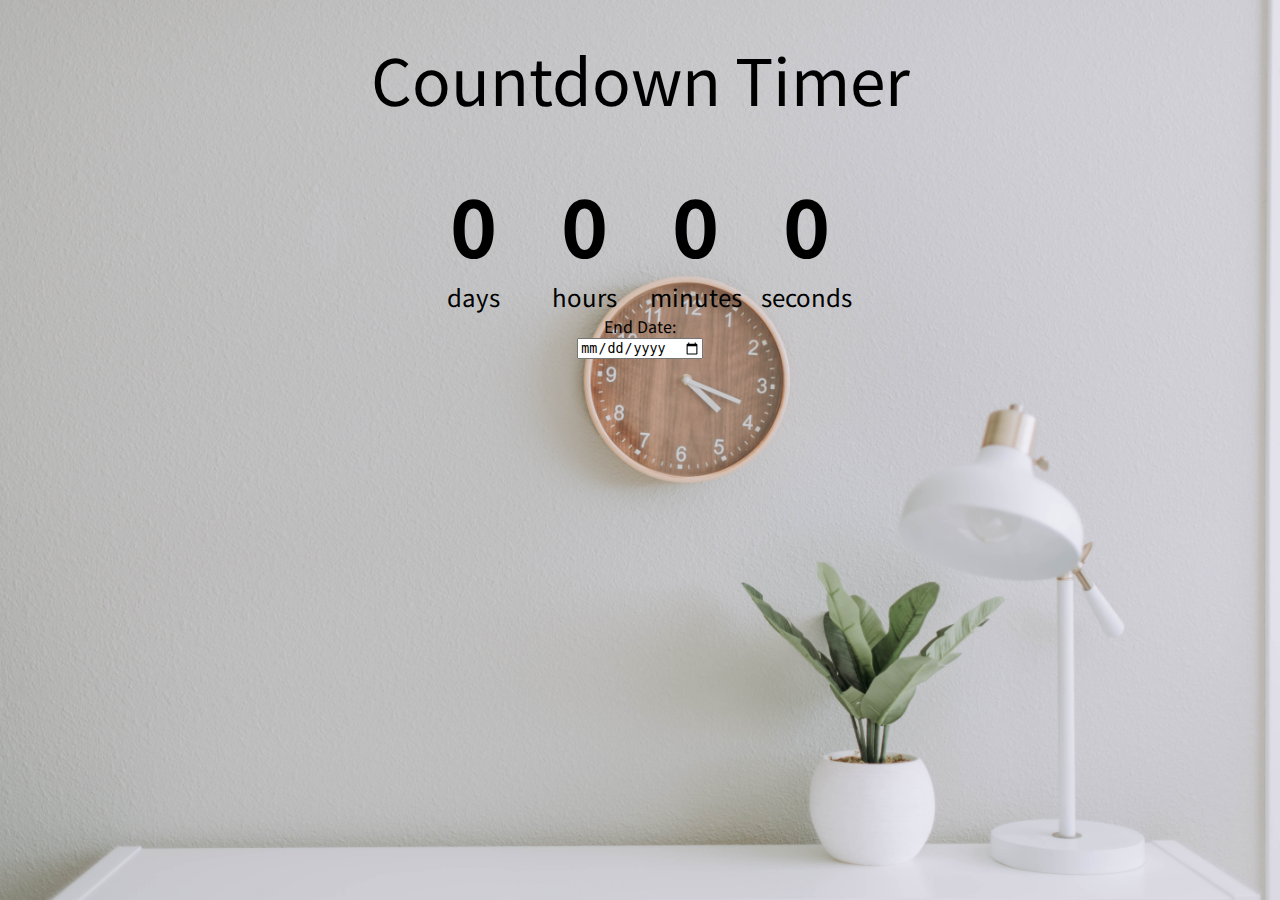
<file: home.html>
<!doctype html>

<html lang="en">
    <head>
        <meta charset="utf-8">
        <meta name="viewport" content="width=device-width, initial-scale=1">

        <title>Countdown Timer</title>
        
        <link rel="stylesheet" href="style.css">
        <script src="script.js" defer></script>
    </head>

    <body>
        <!-- https://github.com/florinpop17/10-projects-10-hours -->
        <h1>Countdown Timer</h1>
        <div class="countdown-container">
            <div class="countdown-el days-c">
                <p class="big-text" id="days">0
                </p>
            <span>days</span>
            </div>
            <div class="countdown-el hours-c">
                <p class="big-text" id="hours">0            
                </p>
            <span>hours</span>
            </div>
            <div class="countdown-el mins-c">
                <p class="big-text" id="mins">0
                </p>
                <span>minutes</span>
            </div>
            <div class="countdown-el seconds-c">
                <p class="big-text" id="seconds">0            
                </p>
            <span>seconds</span>
            </div>
        </div>
        <label for="start">End Date:</label>
        <input type="date" id="end" ></input>
    </body>
</html>
</file>
<file: style.css>
@import url('https://fonts.googleapis.com/css2?family=Noto+Sans+JP:wght@300&display=swap');

* {
    box-sizing: border-box;
    /* Total width: 160px
     Total height: 80px
     Content box width: 160px - (2 * 20px) - (2 * 8px) = 104px
     Content box height: 80px - (2 * 20px) - (2 * 8px) = 24px */
}

body {
    background-image: url('./clock.jpg');
    background-size: cover;
    background-position: center center;
    min-height: 100vh;
    display: flex;
    flex-direction: column;
    align-items: center;
    /* justify-content: center; */
    font-family: "Noto Sans JP", "sans-serif";
    margin: 0;
}

h1 {
    font-weight: normal;
    font-size: 4rem;
    margin-top: 2rem;
}

.countdown-container {
    display: flex;
    flex-wrap: wrap;
    /* align-items: center; */
    justify-content: center;
}

.big-text {
    font-weight: bold;
    font-size: 5rem;
    line-height: 1;
    margin: 1rem 2rem;
}

.countdown-el {
    text-align: center;
}

.countdown-el span{
    font-size: 1.5rem;
}
</file>
